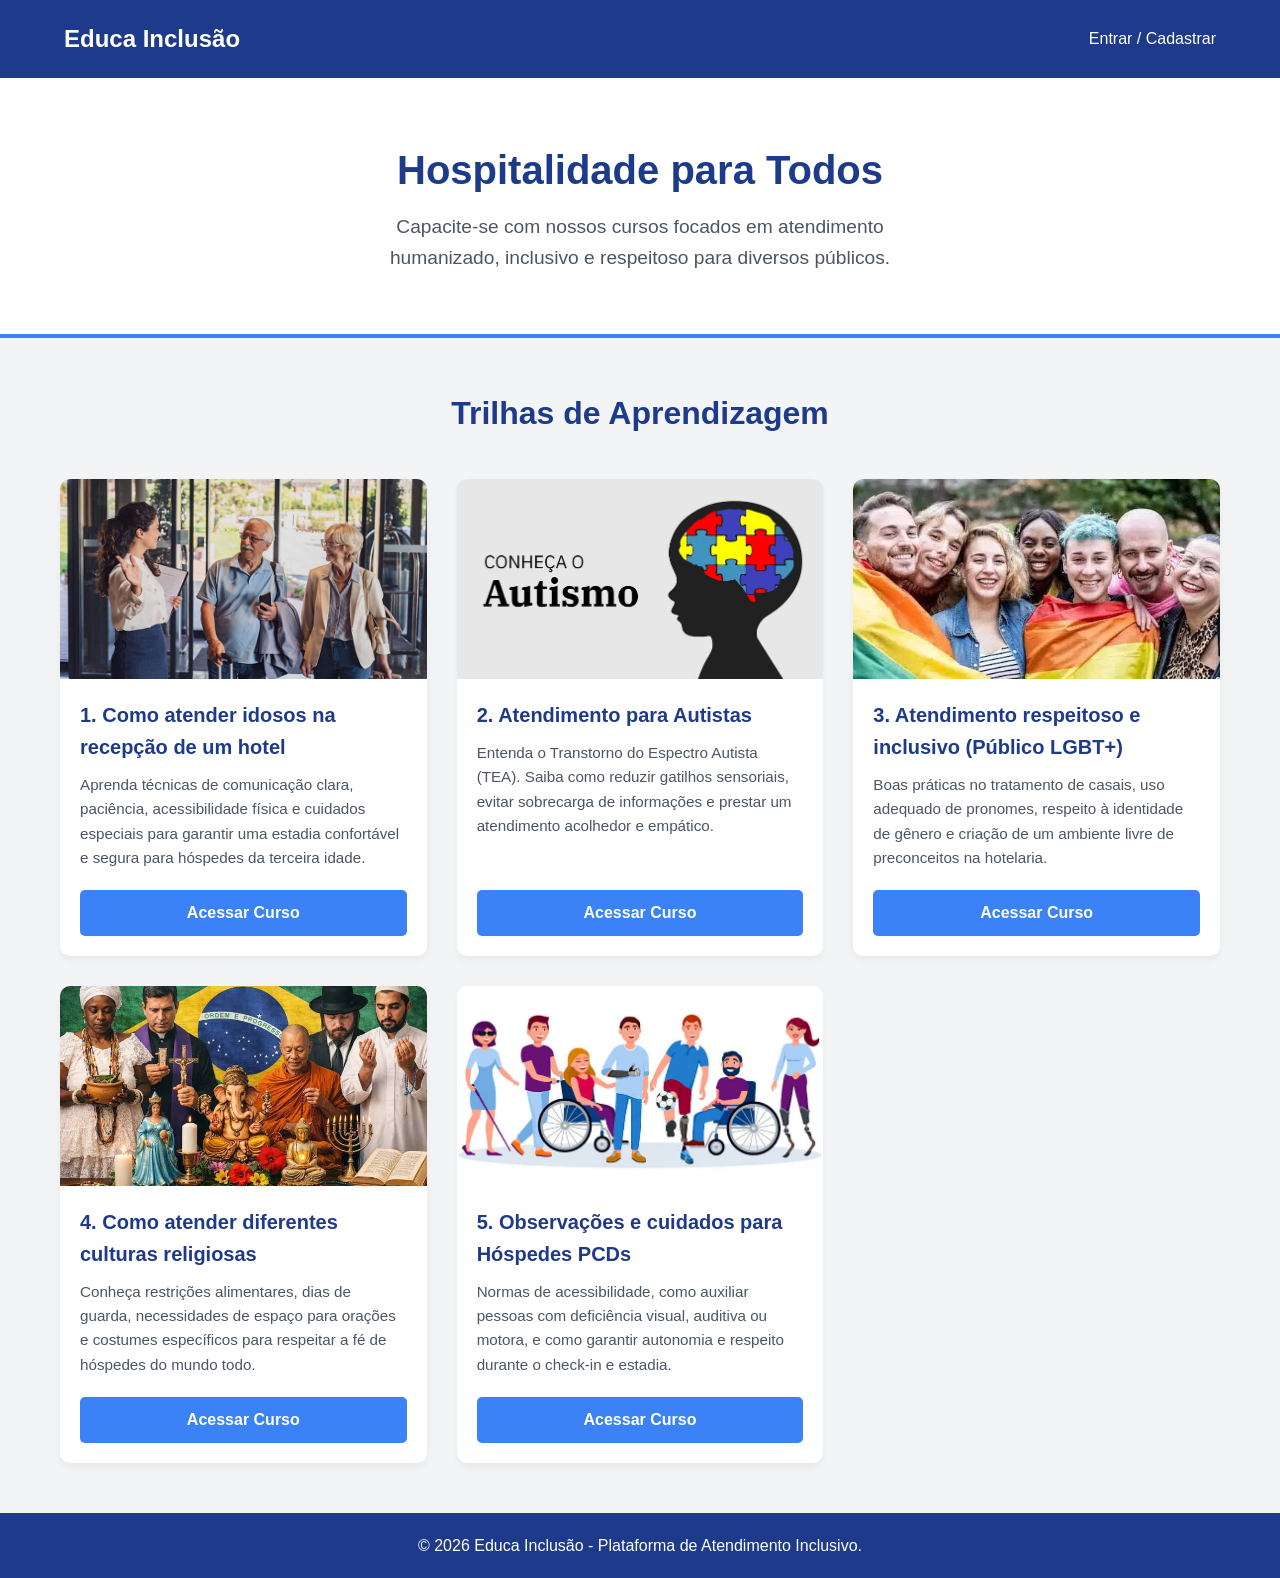
<file: index.html>
<!DOCTYPE html>
<html lang="pt-br">
<head>
    <meta charset="UTF-8">
    <meta name="viewport" content="width=device-width, initial-scale=1.0">
    <link rel="stylesheet" href="estilos/style.css">
    <title>Plataforma de curso </title>
</head>
<body>
    
    <!-- CABEÇALHO -->
    <header>
        <h1>Educa Inclusão</h1>
        <nav>
            <span style="cursor: pointer;">Entrar / Cadastrar</span>
        </nav>
    </header>

    <!-- SESSÃO DE DESTAQUE -->
    <section class="hero">
        <h2>Hospitalidade para Todos</h2>
        <p>Capacite-se com nossos cursos focados em atendimento humanizado, inclusivo e respeitoso para diversos públicos.</p>
    </section>

    <!-- ÁREA DOS CURSOS -->
    <main class="cursos-container">
        <h2 class="cursos-titulo">Trilhas de Aprendizagem</h2>
        
        <div class="grid">
            
            <!-- CURSO 1 -->
            <div class="card">
                <div class="card-img-placeholder">
                    <img src="imagens/cursos01.jpeg" alt="idosos do cursos" style="width: 100%; height: 200px; object-fit: cover;">
                </div>
                <div class="card-conteudo">
                    <h3>1. Como atender idosos na recepção de um hotel</h3>
                    <p>Aprenda técnicas de comunicação clara, paciência, acessibilidade física e cuidados especiais para garantir uma estadia confortável e segura para hóspedes da terceira idade.</p>
                    <a href="cursos01.html" class="btn">Acessar Curso</a>
                </div>
            </div>

            <!-- CURSO 2 -->
            <div class="card">
                <div class="card-img-placeholder">
                   <img src="imagens/cursos02.jpeg" alt="autista cursos" style="width: 100%; height: 200px; object-fit: cover;">
                </div>
                <div class="card-conteudo">
                    <h3>2. Atendimento para Autistas</h3>
                    <p>Entenda o Transtorno do Espectro Autista (TEA). Saiba como reduzir gatilhos sensoriais, evitar sobrecarga de informações e prestar um atendimento acolhedor e empático.</p>
                    <a href="cursos02.html" class="btn">Acessar Curso</a>
                </div>
            </div>

            <!-- CURSO 3 -->
            <div class="card">
                <div class="card-img-placeholder">
                   <img src="imagens/cursos03.jpeg" alt="LGBT do cursos" style="width: 100%; height: 200px; object-fit: cover;">
                </div>
                <div class="card-conteudo">
                    <h3>3. Atendimento respeitoso e inclusivo (Público LGBT+)</h3>
                    <p>Boas práticas no tratamento de casais, uso adequado de pronomes, respeito à identidade de gênero e criação de um ambiente livre de preconceitos na hotelaria.</p>
                    <a href="cursos03.html" class="btn">Acessar Curso</a>
                </div>
            </div>

            <!-- CURSO 4 -->
            <div class="card">
                <div class="card-img-placeholder">
                    <img src="imagens/cursos04.jpeg" alt="religiosos" style="width: 100%; height: 200px; object-fit: cover;">
                </div>
                <div class="card-conteudo">
                    <h3>4. Como atender diferentes culturas religiosas</h3>
                    <p>Conheça restrições alimentares, dias de guarda, necessidades de espaço para orações e costumes específicos para respeitar a fé de hóspedes do mundo todo.</p>
                    <a href="cursos04.html" class="btn">Acessar Curso</a>
                </div>
            </div>

            <!-- CURSO 5 -->
            <div class="card">
                <div class="card-img-placeholder">
                    <img src="imagens/cursos05.jpeg" alt="PCDs" style="width: 100%; height: 200px; object-fit: cover;">
                </div>
                <div class="card-conteudo">
                    <h3>5. Observações e cuidados para Hóspedes PCDs</h3>
                    <p>Normas de acessibilidade, como auxiliar pessoas com deficiência visual, auditiva ou motora, e como garantir autonomia e respeito durante o check-in e estadia.</p>
                    <a href="cursos05.html" class="btn">Acessar Curso</a>
                </div>
            </div>

        </div>
    </main>

    <!-- RODAPÉ -->
    <footer>
        <p>&copy; 2026 Educa Inclusão - Plataforma de Atendimento Inclusivo.</p>
    </footer>


</body>
</html>
</file>
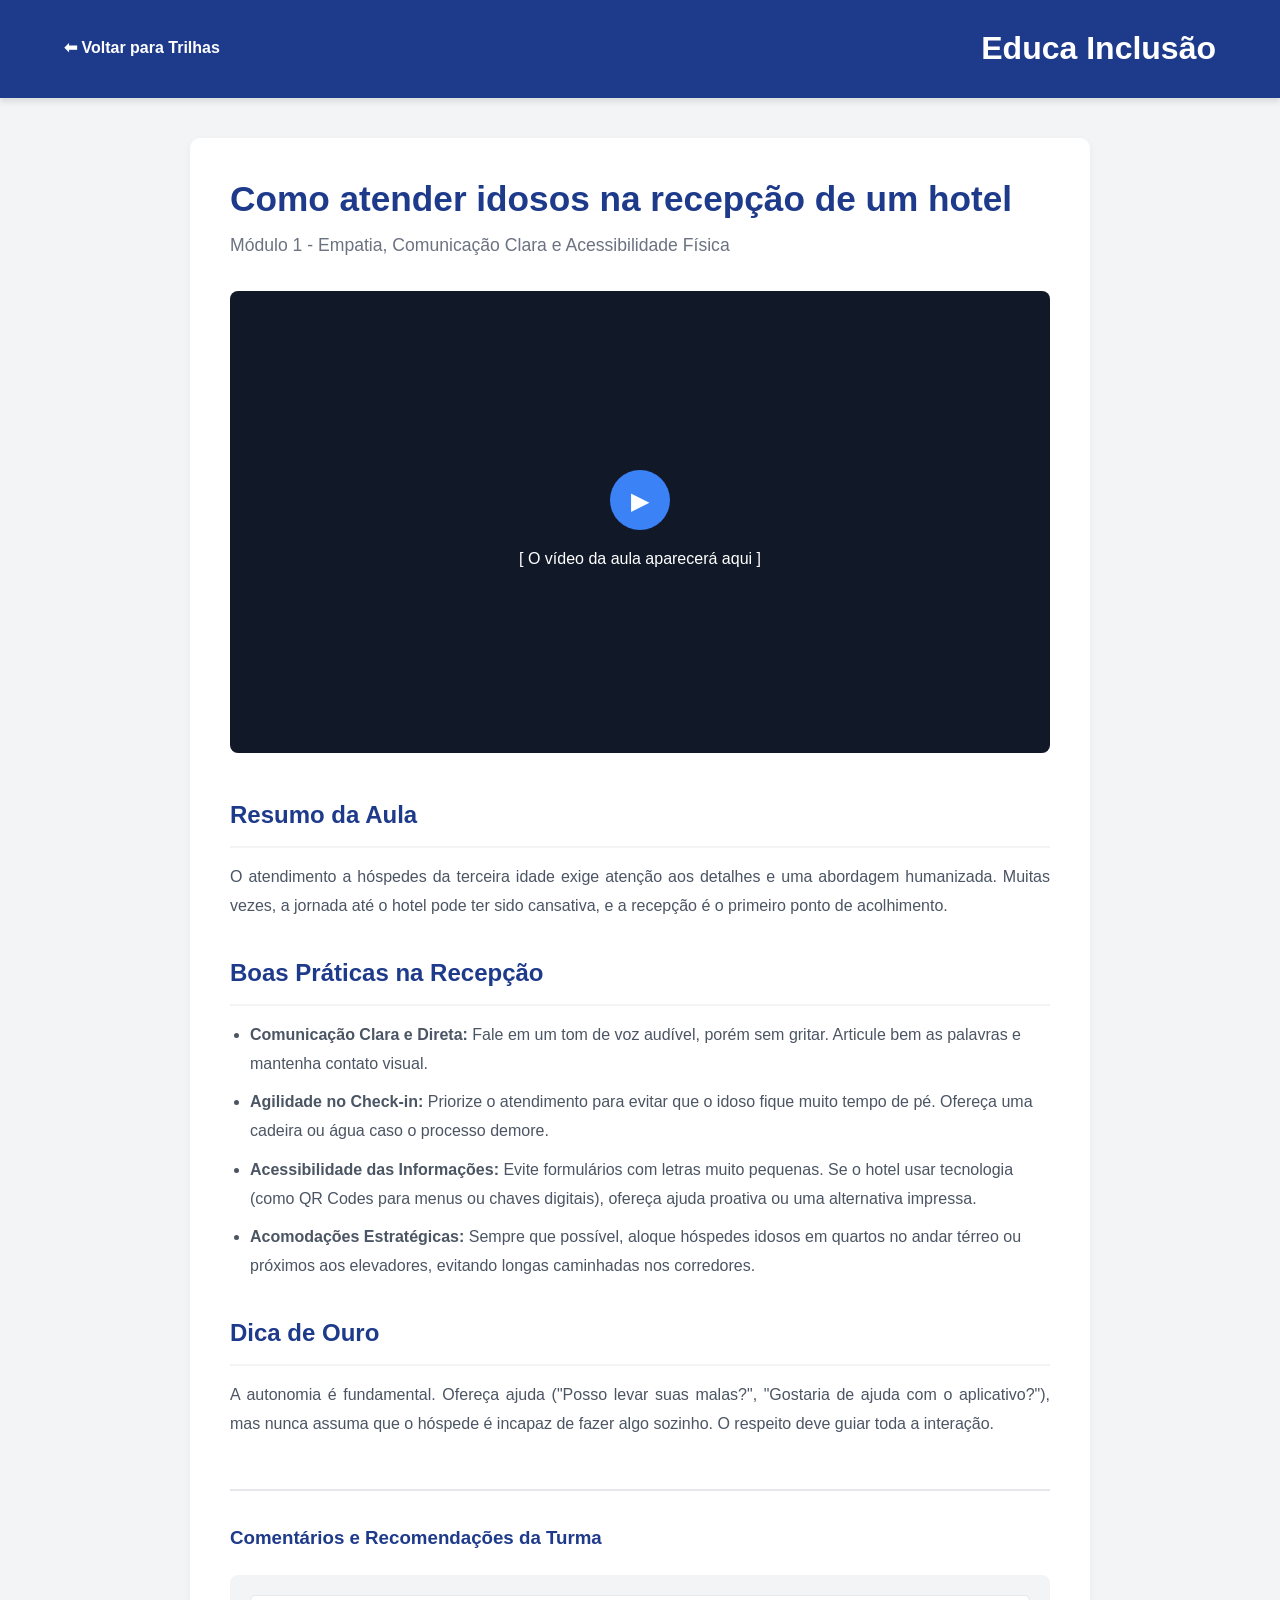
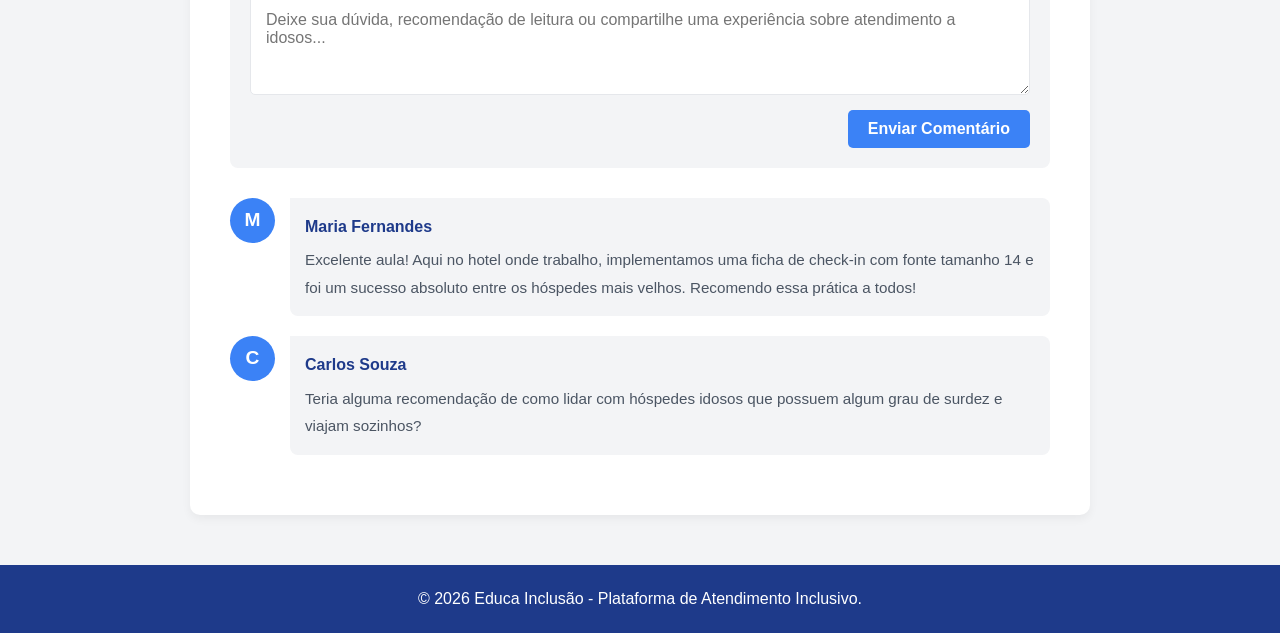
<file: cursos01.html>
<!DOCTYPE html>
<html lang="pt-BR">
<head>
    <meta charset="UTF-8">
    <meta name="viewport" content="width=device-width, initial-scale=1.0">
    <title>Curso: Atendimento a Idosos - Educa Inclusão</title>
    <style>
        /* ===== VARIÁVEIS DE CORES (As mesmas da página inicial) ===== */
        :root {
            --azul-escuro: #1E3A8A; 
            --azul-claro: #3B82F6; 
            --branco: #FFFFFF;
            --cinza-fundo: #F3F4F6; 
            --cinza-texto: #4B5563;
            --cinza-borda: #E5E7EB;
            --cinza-video: #111827; /* Cor mais escura para o fundo do vídeo */
        }

        /* ===== RESET BÁSICO ===== */
        * {
            margin: 0;
            padding: 0;
            box-sizing: border-box;
            font-family: 'Segoe UI', Tahoma, Geneva, Verdana, sans-serif;
        }

        body {
            background-color: var(--cinza-fundo);
            color: var(--cinza-texto);
            line-height: 1.8;
        }

        /* ===== CABEÇALHO ===== */
        header {
            background-color: var(--azul-escuro);
            color: var(--branco);
            padding: 20px 5%;
            display: flex;
            justify-content: space-between;
            align-items: center;
            box-shadow: 0 4px 6px rgba(0,0,0,0.1);
        }

        header .voltar {
            color: var(--branco);
            text-decoration: none;
            font-weight: bold;
            font-size: 1rem;
            display: flex;
            align-items: center;
            gap: 5px;
        }

        header .voltar:hover {
            color: var(--azul-claro);
        }

        /* ===== CONTAINER PRINCIPAL DO CURSO ===== */
        .conteudo-curso {
            max-width: 900px; /* Mais estreito para facilitar a leitura */
            margin: 40px auto;
            background-color: var(--branco);
            padding: 40px;
            border-radius: 10px;
            box-shadow: 0 4px 10px rgba(0,0,0,0.05);
        }

        /* ===== CABEÇALHO DA AULA ===== */
        .aula-header h1 {
            color: var(--azul-escuro);
            font-size: 2.2rem;
            margin-bottom: 10px;
            line-height: 1.2;
        }

        .aula-header p {
            font-size: 1.1rem;
            color: #6B7280;
            margin-bottom: 30px;
        }

        /* ===== ESPAÇO PARA A VÍDEO AULA ===== */
        .video-container {
            width: 100%;
            background-color: var(--cinza-video);
            aspect-ratio: 16 / 9; /* Mantém a proporção de vídeo padrão */
            border-radius: 8px;
            display: flex;
            flex-direction: column;
            justify-content: center;
            align-items: center;
            color: var(--branco);
            margin-bottom: 40px;
            position: relative;
        }

        /* Ícone de Play (Simulado) */
        .play-btn {
            width: 60px;
            height: 60px;
            background-color: var(--azul-claro);
            border-radius: 50%;
            display: flex;
            justify-content: center;
            align-items: center;
            font-size: 24px;
            cursor: pointer;
            transition: transform 0.2s ease;
        }

        .play-btn:hover {
            transform: scale(1.1);
        }

        /* ===== ÁREA DE TEXTO (MATERIAL DE APOIO) ===== */
        .material-leitura h2 {
            color: var(--azul-escuro);
            font-size: 1.5rem;
            margin-top: 30px;
            margin-bottom: 15px;
            border-bottom: 2px solid var(--cinza-fundo);
            padding-bottom: 10px;
        }

        .material-leitura p {
            margin-bottom: 20px;
            text-align: justify;
        }
        
        .material-leitura ul {
            margin-left: 20px;
            margin-bottom: 20px;
        }

        .material-leitura li {
            margin-bottom: 10px;
        }

        /* ===== ÁREA DE COMENTÁRIOS E RECOMENDAÇÕES ===== */
        .comentarios-section {
            margin-top: 50px;
            padding-top: 30px;
            border-top: 2px solid var(--cinza-borda);
        }

        .comentarios-section h3 {
            color: var(--azul-escuro);
            margin-bottom: 20px;
        }

        /* Formulário de Comentário */
        .caixa-comentario {
            display: flex;
            flex-direction: column;
            gap: 15px;
            margin-bottom: 30px;
            background-color: var(--cinza-fundo);
            padding: 20px;
            border-radius: 8px;
        }

        .caixa-comentario textarea {
            width: 100%;
            padding: 15px;
            border: 1px solid var(--cinza-borda);
            border-radius: 5px;
            resize: vertical;
            min-height: 100px;
            font-size: 1rem;
        }

        .btn-enviar {
            background-color: var(--azul-claro);
            color: var(--branco);
            border: none;
            padding: 10px 20px;
            font-size: 1rem;
            border-radius: 5px;
            cursor: pointer;
            align-self: flex-end; /* Alinha o botão à direita */
            font-weight: bold;
            transition: background-color 0.3s ease;
        }

        .btn-enviar:hover {
            background-color: var(--azul-escuro);
        }

        /* Lista de Comentários / Recomendações */
        .comentario-item {
            display: flex;
            gap: 15px;
            margin-bottom: 20px;
        }

        .avatar {
            width: 45px;
            height: 45px;
            background-color: var(--azul-claro);
            color: var(--branco);
            border-radius: 50%;
            display: flex;
            justify-content: center;
            align-items: center;
            font-weight: bold;
            font-size: 1.2rem;
            flex-shrink: 0;
        }

        .comentario-conteudo {
            background-color: var(--cinza-fundo);
            padding: 15px;
            border-radius: 0 8px 8px 8px;
            width: 100%;
        }

        .comentario-conteudo h4 {
            color: var(--azul-escuro);
            font-size: 1rem;
            margin-bottom: 5px;
        }

        .comentario-conteudo p {
            font-size: 0.95rem;
            margin: 0;
        }

        /* ===== RODAPÉ ===== */
        footer {
            background-color: var(--azul-escuro);
            color: var(--branco);
            text-align: center;
            padding: 20px;
            margin-top: 50px;
        }

        /* Responsividade */
        @media (max-width: 768px) {
            .conteudo-curso {
                margin: 20px;
                padding: 20px;
            }
        }
    </style>
</head>
<body>

    <!-- CABEÇALHO COM BOTÃO VOLTAR -->
    <header>
        <a href="index.html" class="voltar">⬅ Voltar para Trilhas</a>
        <h1>Educa Inclusão</h1>
    </header>

    <main class="conteudo-curso">
        
        <!-- CABEÇALHO DA AULA -->
        <section class="aula-header">
            <h1>Como atender idosos na recepção de um hotel</h1>
            <p>Módulo 1 - Empatia, Comunicação Clara e Acessibilidade Física</p>
        </section>

        <!-- VÍDEO AULA (Placeholder) -->
        <section class="video-container">
            <!-- Para colocar um vídeo do YouTube depois, troque a div "play-btn" e os textos por um <iframe> -->
            <div class="play-btn">▶</div>
            <p style="margin-top: 15px;">[ O vídeo da aula aparecerá aqui ]</p>
        </section>

        <!-- TEXTO DA AULA -->
        <section class="material-leitura">
            <h2>Resumo da Aula</h2>
            <p>O atendimento a hóspedes da terceira idade exige atenção aos detalhes e uma abordagem humanizada. Muitas vezes, a jornada até o hotel pode ter sido cansativa, e a recepção é o primeiro ponto de acolhimento.</p>
            
            <h2>Boas Práticas na Recepção</h2>
            <ul>
                <li><strong>Comunicação Clara e Direta:</strong> Fale em um tom de voz audível, porém sem gritar. Articule bem as palavras e mantenha contato visual.</li>
                <li><strong>Agilidade no Check-in:</strong> Priorize o atendimento para evitar que o idoso fique muito tempo de pé. Ofereça uma cadeira ou água caso o processo demore.</li>
                <li><strong>Acessibilidade das Informações:</strong> Evite formulários com letras muito pequenas. Se o hotel usar tecnologia (como QR Codes para menus ou chaves digitais), ofereça ajuda proativa ou uma alternativa impressa.</li>
                <li><strong>Acomodações Estratégicas:</strong> Sempre que possível, aloque hóspedes idosos em quartos no andar térreo ou próximos aos elevadores, evitando longas caminhadas nos corredores.</li>
            </ul>

            <h2>Dica de Ouro</h2>
            <p>A autonomia é fundamental. Ofereça ajuda ("Posso levar suas malas?", "Gostaria de ajuda com o aplicativo?"), mas nunca assuma que o hóspede é incapaz de fazer algo sozinho. O respeito deve guiar toda a interação.</p>
        </section>

        <!-- COMENTÁRIOS E RECOMENDAÇÕES -->
        <section class="comentarios-section">
            <h3>Comentários e Recomendações da Turma</h3>
            
            <!-- Formulário de novo comentário -->
            <div class="caixa-comentario">
                <textarea placeholder="Deixe sua dúvida, recomendação de leitura ou compartilhe uma experiência sobre atendimento a idosos..."></textarea>
                <button class="btn-enviar">Enviar Comentário</button>
            </div>

            <!-- Exemplo de Comentário 1 -->
            <div class="comentario-item">
                <div class="avatar">M</div>
                <div class="comentario-conteudo">
                    <h4>Maria Fernandes</h4>
                    <p>Excelente aula! Aqui no hotel onde trabalho, implementamos uma ficha de check-in com fonte tamanho 14 e foi um sucesso absoluto entre os hóspedes mais velhos. Recomendo essa prática a todos!</p>
                </div>
            </div>

            <!-- Exemplo de Comentário 2 -->
            <div class="comentario-item">
                <div class="avatar">C</div>
                <div class="comentario-conteudo">
                    <h4>Carlos Souza</h4>
                    <p>Teria alguma recomendação de como lidar com hóspedes idosos que possuem algum grau de surdez e viajam sozinhos?</p>
                </div>
            </div>

        </section>

    </main>

    <!-- RODAPÉ -->
    <footer>
        <p>&copy; 2026 Educa Inclusão - Plataforma de Atendimento Inclusivo.</p>
    </footer>

</body>
</html>
</file>
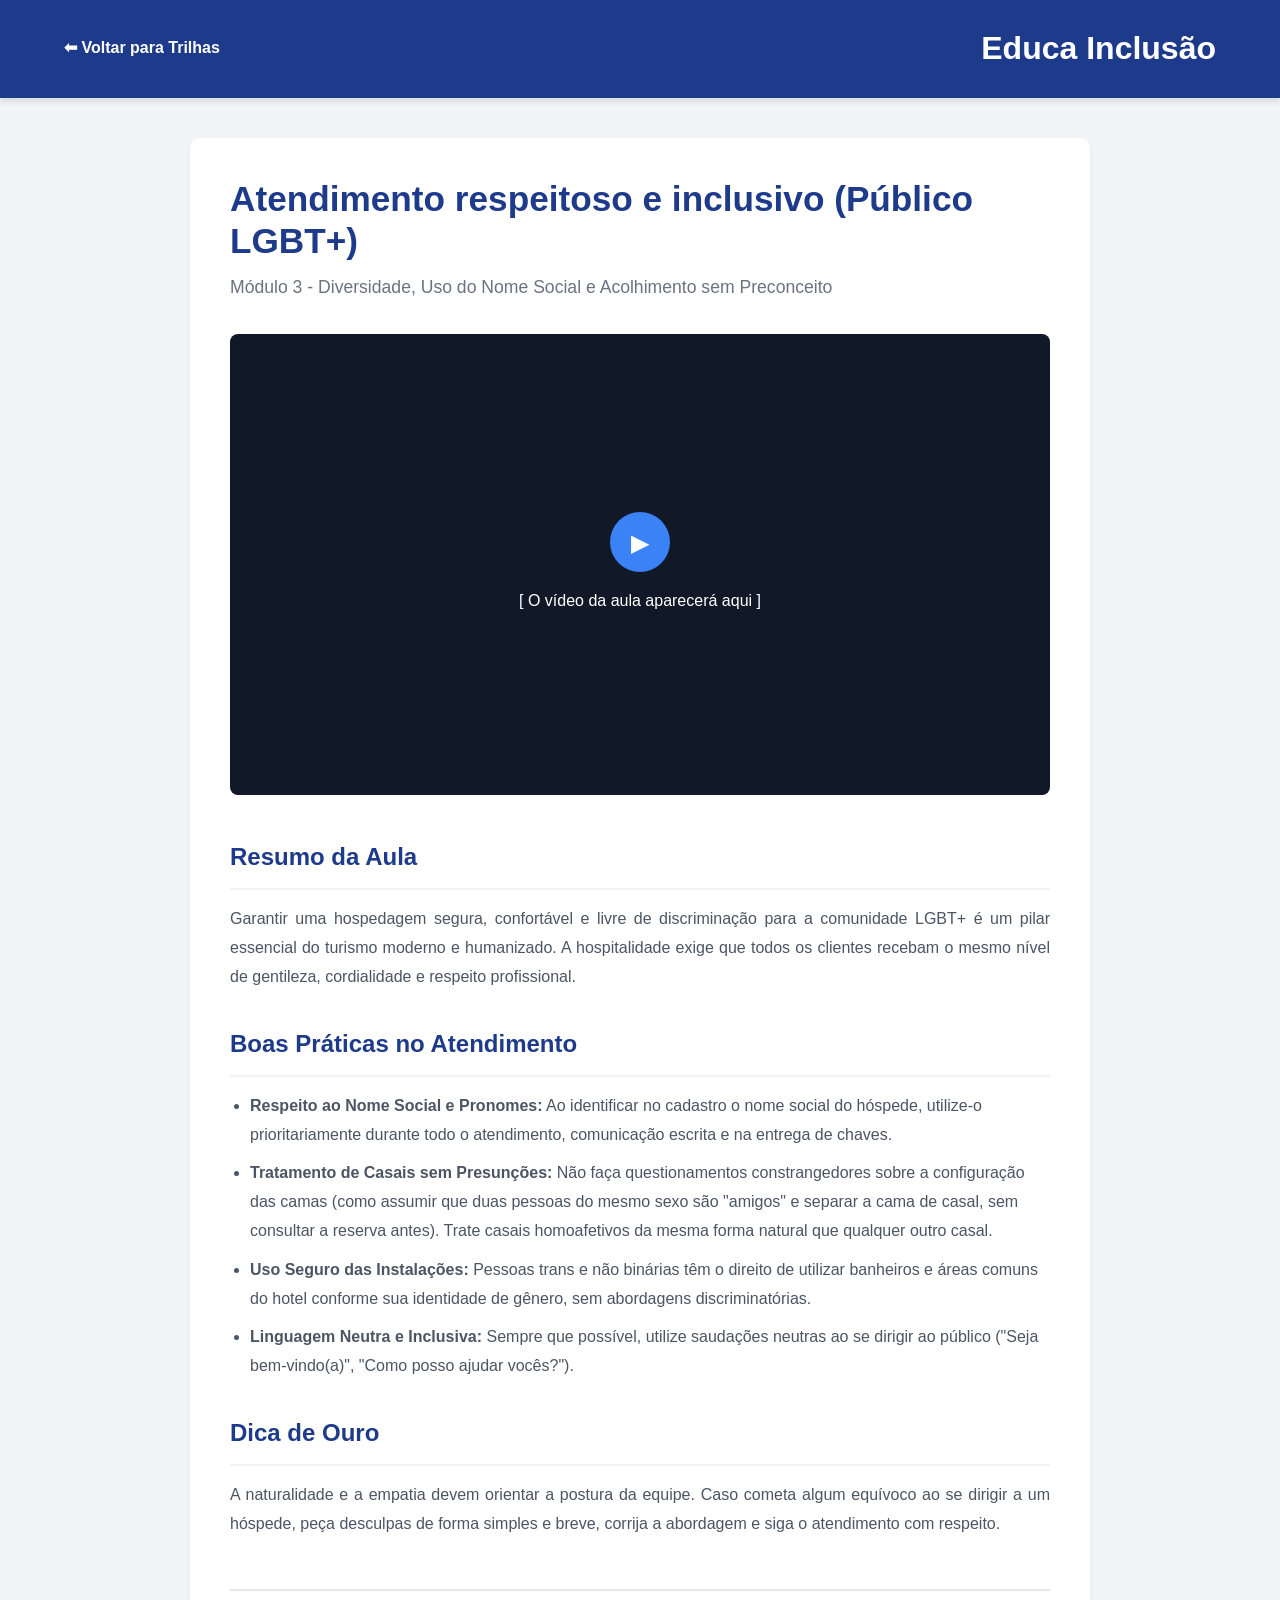
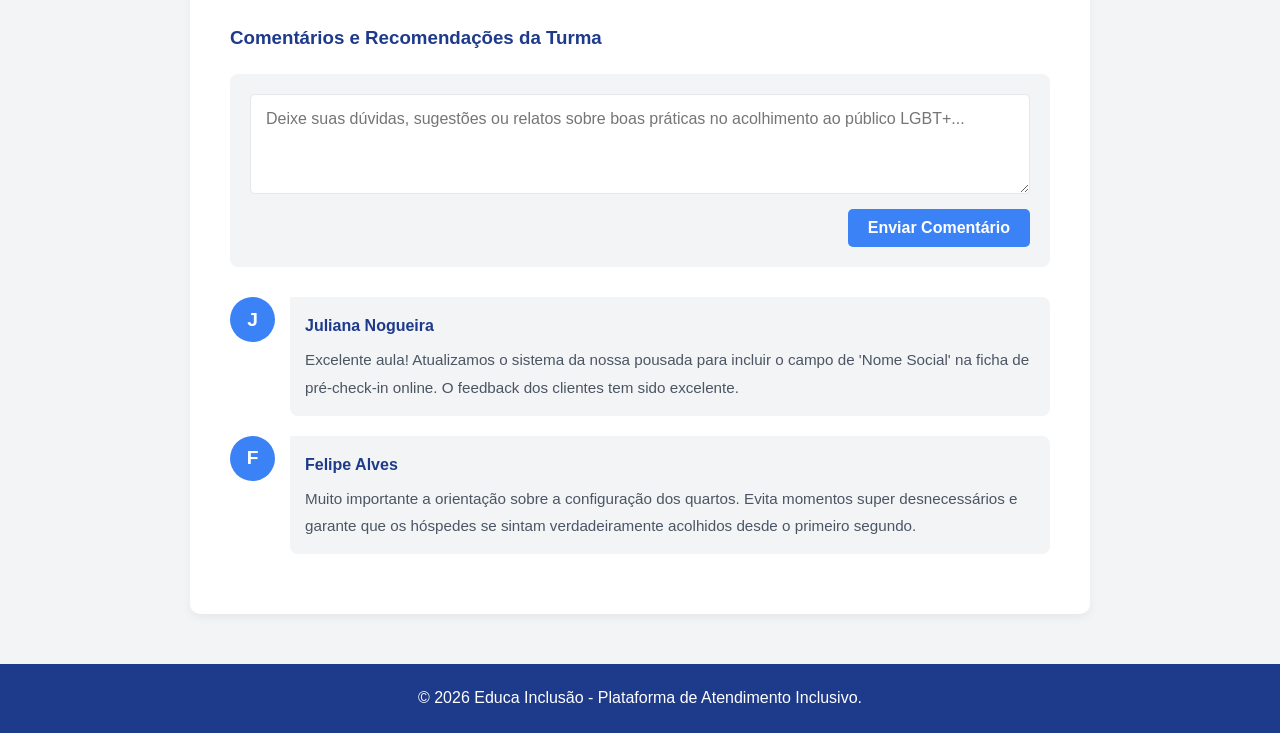
<file: cursos03.html>
<!DOCTYPE html>
<html lang="pt-BR">
<head>
    <meta charset="UTF-8">
    <meta name="viewport" content="width=device-width, initial-scale=1.0">
    <title>Curso: Atendimento Inclusivo LGBT+ - Educa Inclusão</title>
    <style>
        /* ===== VARIÁVEIS DE CORES ===== */
        :root {
            --azul-escuro: #1E3A8A; 
            --azul-claro: #3B82F6; 
            --branco: #FFFFFF;
            --cinza-fundo: #F3F4F6; 
            --cinza-texto: #4B5563;
            --cinza-borda: #E5E7EB;
            --cinza-video: #111827;
        }

        /* ===== RESET BÁSICO ===== */
        * {
            margin: 0;
            padding: 0;
            box-sizing: border-box;
            font-family: 'Segoe UI', Tahoma, Geneva, Verdana, sans-serif;
        }

        body {
            background-color: var(--cinza-fundo);
            color: var(--cinza-texto);
            line-height: 1.8;
        }

        /* ===== CABEÇALHO ===== */
        header {
            background-color: var(--azul-escuro);
            color: var(--branco);
            padding: 20px 5%;
            display: flex;
            justify-content: space-between;
            align-items: center;
            box-shadow: 0 4px 6px rgba(0,0,0,0.1);
        }

        header .voltar {
            color: var(--branco);
            text-decoration: none;
            font-weight: bold;
            font-size: 1rem;
            display: flex;
            align-items: center;
            gap: 5px;
        }

        header .voltar:hover {
            color: var(--azul-claro);
        }

        /* ===== CONTAINER PRINCIPAL DO CURSO ===== */
        .conteudo-curso {
            max-width: 900px;
            margin: 40px auto;
            background-color: var(--branco);
            padding: 40px;
            border-radius: 10px;
            box-shadow: 0 4px 10px rgba(0,0,0,0.05);
        }

        /* ===== CABEÇALHO DA AULA ===== */
        .aula-header h1 {
            color: var(--azul-escuro);
            font-size: 2.2rem;
            margin-bottom: 10px;
            line-height: 1.2;
        }

        .aula-header p {
            font-size: 1.1rem;
            color: #6B7280;
            margin-bottom: 30px;
        }

        /* ===== ESPAÇO PARA A VÍDEO AULA ===== */
        .video-container {
            width: 100%;
            background-color: var(--cinza-video);
            aspect-ratio: 16 / 9;
            border-radius: 8px;
            display: flex;
            flex-direction: column;
            justify-content: center;
            align-items: center;
            color: var(--branco);
            margin-bottom: 40px;
            position: relative;
        }

        .play-btn {
            width: 60px;
            height: 60px;
            background-color: var(--azul-claro);
            border-radius: 50%;
            display: flex;
            justify-content: center;
            align-items: center;
            font-size: 24px;
            cursor: pointer;
            transition: transform 0.2s ease;
        }

        .play-btn:hover {
            transform: scale(1.1);
        }

        /* ===== ÁREA DE TEXTO ===== */
        .material-leitura h2 {
            color: var(--azul-escuro);
            font-size: 1.5rem;
            margin-top: 30px;
            margin-bottom: 15px;
            border-bottom: 2px solid var(--cinza-fundo);
            padding-bottom: 10px;
        }

        .material-leitura p {
            margin-bottom: 20px;
            text-align: justify;
        }
        
        .material-leitura ul {
            margin-left: 20px;
            margin-bottom: 20px;
        }

        .material-leitura li {
            margin-bottom: 10px;
        }

        /* ===== ÁREA DE COMENTÁRIOS E RECOMENDAÇÕES ===== */
        .comentarios-section {
            margin-top: 50px;
            padding-top: 30px;
            border-top: 2px solid var(--cinza-borda);
        }

        .comentarios-section h3 {
            color: var(--azul-escuro);
            margin-bottom: 20px;
        }

        .caixa-comentario {
            display: flex;
            flex-direction: column;
            gap: 15px;
            margin-bottom: 30px;
            background-color: var(--cinza-fundo);
            padding: 20px;
            border-radius: 8px;
        }

        .caixa-comentario textarea {
            width: 100%;
            padding: 15px;
            border: 1px solid var(--cinza-borda);
            border-radius: 5px;
            resize: vertical;
            min-height: 100px;
            font-size: 1rem;
        }

        .btn-enviar {
            background-color: var(--azul-claro);
            color: var(--branco);
            border: none;
            padding: 10px 20px;
            font-size: 1rem;
            border-radius: 5px;
            cursor: pointer;
            align-self: flex-end;
            font-weight: bold;
            transition: background-color 0.3s ease;
        }

        .btn-enviar:hover {
            background-color: var(--azul-escuro);
        }

        .comentario-item {
            display: flex;
            gap: 15px;
            margin-bottom: 20px;
        }

        .avatar {
            width: 45px;
            height: 45px;
            background-color: var(--azul-claro);
            color: var(--branco);
            border-radius: 50%;
            display: flex;
            justify-content: center;
            align-items: center;
            font-weight: bold;
            font-size: 1.2rem;
            flex-shrink: 0;
        }

        .comentario-conteudo {
            background-color: var(--cinza-fundo);
            padding: 15px;
            border-radius: 0 8px 8px 8px;
            width: 100%;
        }

        .comentario-conteudo h4 {
            color: var(--azul-escuro);
            font-size: 1rem;
            margin-bottom: 5px;
        }

        .comentario-conteudo p {
            font-size: 0.95rem;
            margin: 0;
        }

        footer {
            background-color: var(--azul-escuro);
            color: var(--branco);
            text-align: center;
            padding: 20px;
            margin-top: 50px;
        }

        @media (max-width: 768px) {
            .conteudo-curso {
                margin: 20px;
                padding: 20px;
            }
        }
    </style>
</head>
<body>

    <header>
        <a href="index.html" class="voltar">⬅ Voltar para Trilhas</a>
        <h1>Educa Inclusão</h1>
    </header>

    <main class="conteudo-curso">
        
        <section class="aula-header">
            <h1>Atendimento respeitoso e inclusivo (Público LGBT+)</h1>
            <p>Módulo 3 - Diversidade, Uso do Nome Social e Acolhimento sem Preconceito</p>
        </section>

        <section class="video-container">
            <div class="play-btn">▶</div>
            <p style="margin-top: 15px;">[ O vídeo da aula aparecerá aqui ]</p>
        </section>

        <section class="material-leitura">
            <h2>Resumo da Aula</h2>
            <p>Garantir uma hospedagem segura, confortável e livre de discriminação para a comunidade LGBT+ é um pilar essencial do turismo moderno e humanizado. A hospitalidade exige que todos os clientes recebam o mesmo nível de gentileza, cordialidade e respeito profissional.</p>
            
            <h2>Boas Práticas no Atendimento</h2>
            <ul>
                <li><strong>Respeito ao Nome Social e Pronomes:</strong> Ao identificar no cadastro o nome social do hóspede, utilize-o prioritariamente durante todo o atendimento, comunicação escrita e na entrega de chaves.</li>
                <li><strong>Tratamento de Casais sem Presunções:</strong> Não faça questionamentos constrangedores sobre a configuração das camas (como assumir que duas pessoas do mesmo sexo são "amigos" e separar a cama de casal, sem consultar a reserva antes). Trate casais homoafetivos da mesma forma natural que qualquer outro casal.</li>
                <li><strong>Uso Seguro das Instalações:</strong> Pessoas trans e não binárias têm o direito de utilizar banheiros e áreas comuns do hotel conforme sua identidade de gênero, sem abordagens discriminatórias.</li>
                <li><strong>Linguagem Neutra e Inclusiva:</strong> Sempre que possível, utilize saudações neutras ao se dirigir ao público ("Seja bem-vindo(a)", "Como posso ajudar vocês?").</li>
            </ul>

            <h2>Dica de Ouro</h2>
            <p>A naturalidade e a empatia devem orientar a postura da equipe. Caso cometa algum equívoco ao se dirigir a um hóspede, peça desculpas de forma simples e breve, corrija a abordagem e siga o atendimento com respeito.</p>
        </section>

        <section class="comentarios-section">
            <h3>Comentários e Recomendações da Turma</h3>
            
            <div class="caixa-comentario">
                <textarea placeholder="Deixe suas dúvidas, sugestões ou relatos sobre boas práticas no acolhimento ao público LGBT+..."></textarea>
                <button class="btn-enviar">Enviar Comentário</button>
            </div>

            <div class="comentario-item">
                <div class="avatar">J</div>
                <div class="comentario-conteudo">
                    <h4>Juliana Nogueira</h4>
                    <p>Excelente aula! Atualizamos o sistema da nossa pousada para incluir o campo de 'Nome Social' na ficha de pré-check-in online. O feedback dos clientes tem sido excelente.</p>
                </div>
            </div>

            <div class="comentario-item">
                <div class="avatar">F</div>
                <div class="comentario-conteudo">
                    <h4>Felipe Alves</h4>
                    <p>Muito importante a orientação sobre a configuração dos quartos. Evita momentos super desnecessários e garante que os hóspedes se sintam verdadeiramente acolhidos desde o primeiro segundo.</p>
                </div>
            </div>

        </section>

    </main>

    <footer>
        <p>&copy; 2026 Educa Inclusão - Plataforma de Atendimento Inclusivo.</p>
    </footer>

</body>
</html>
</file>
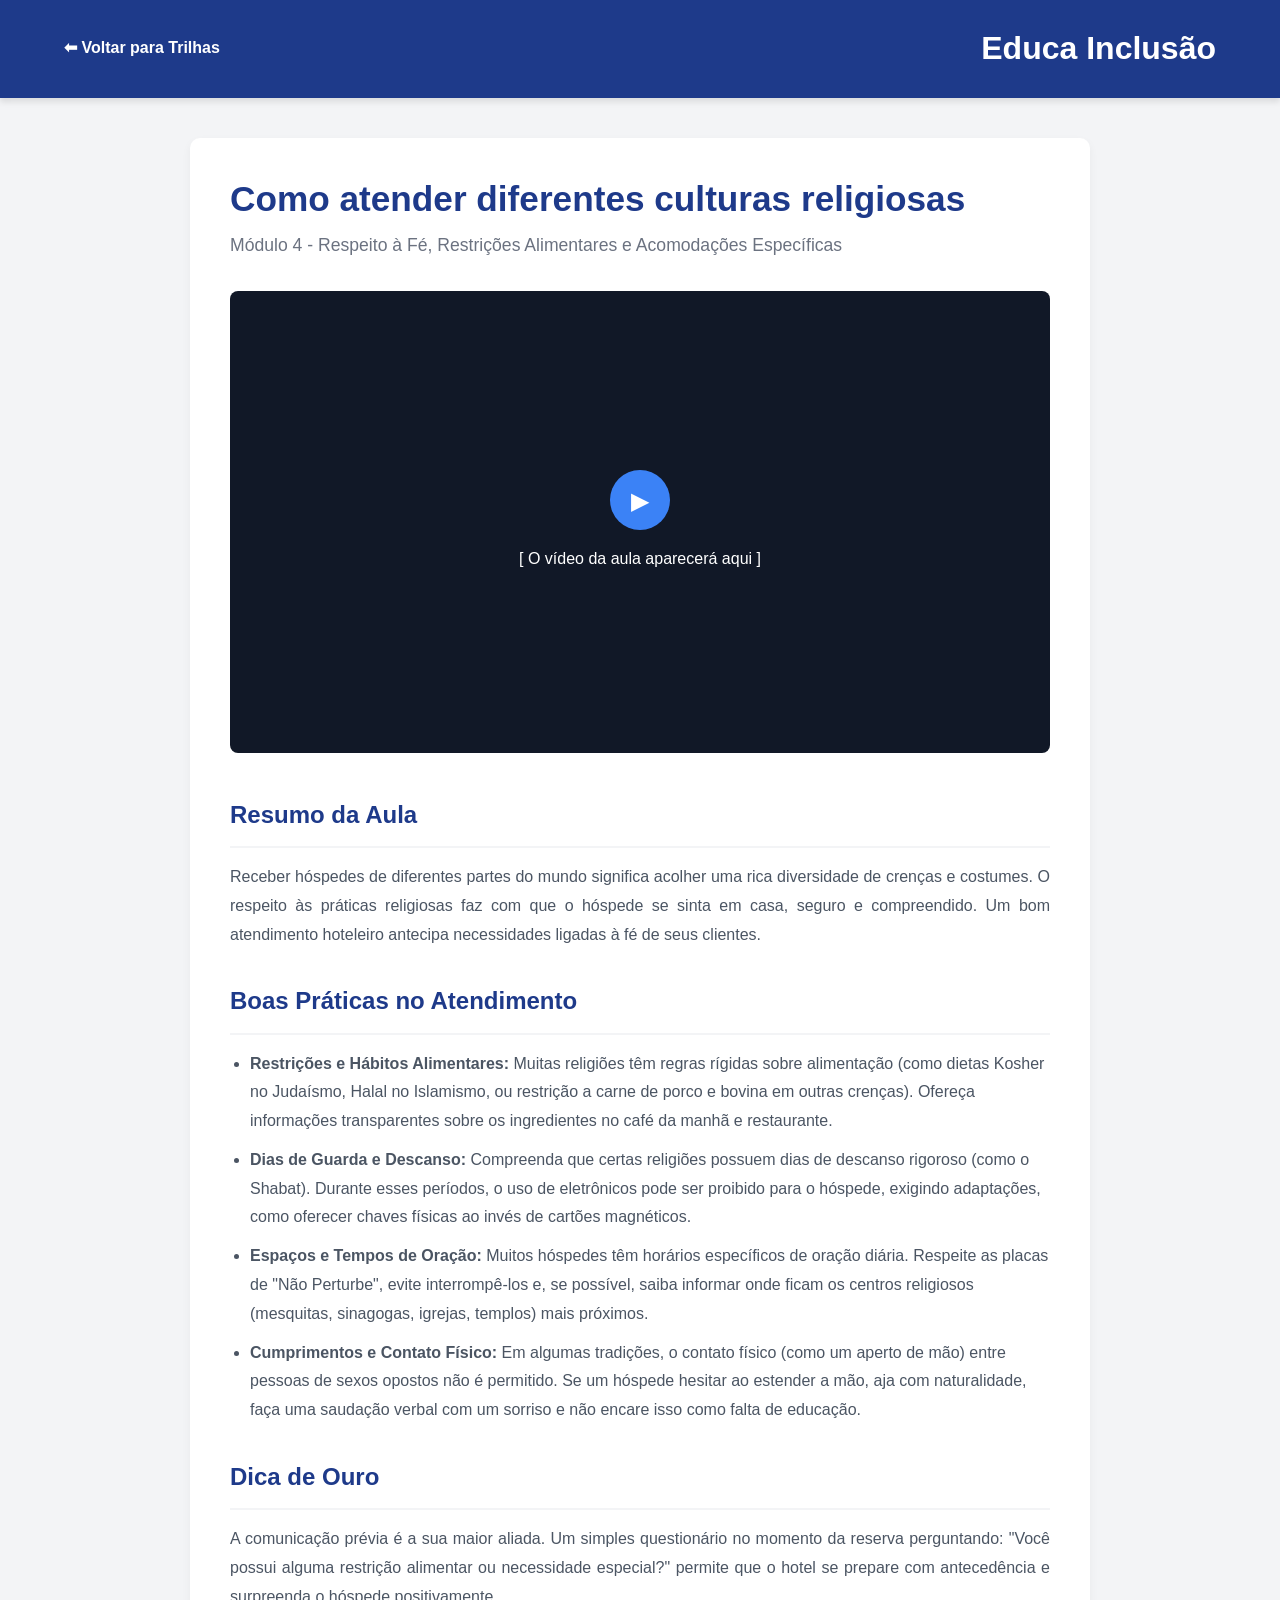
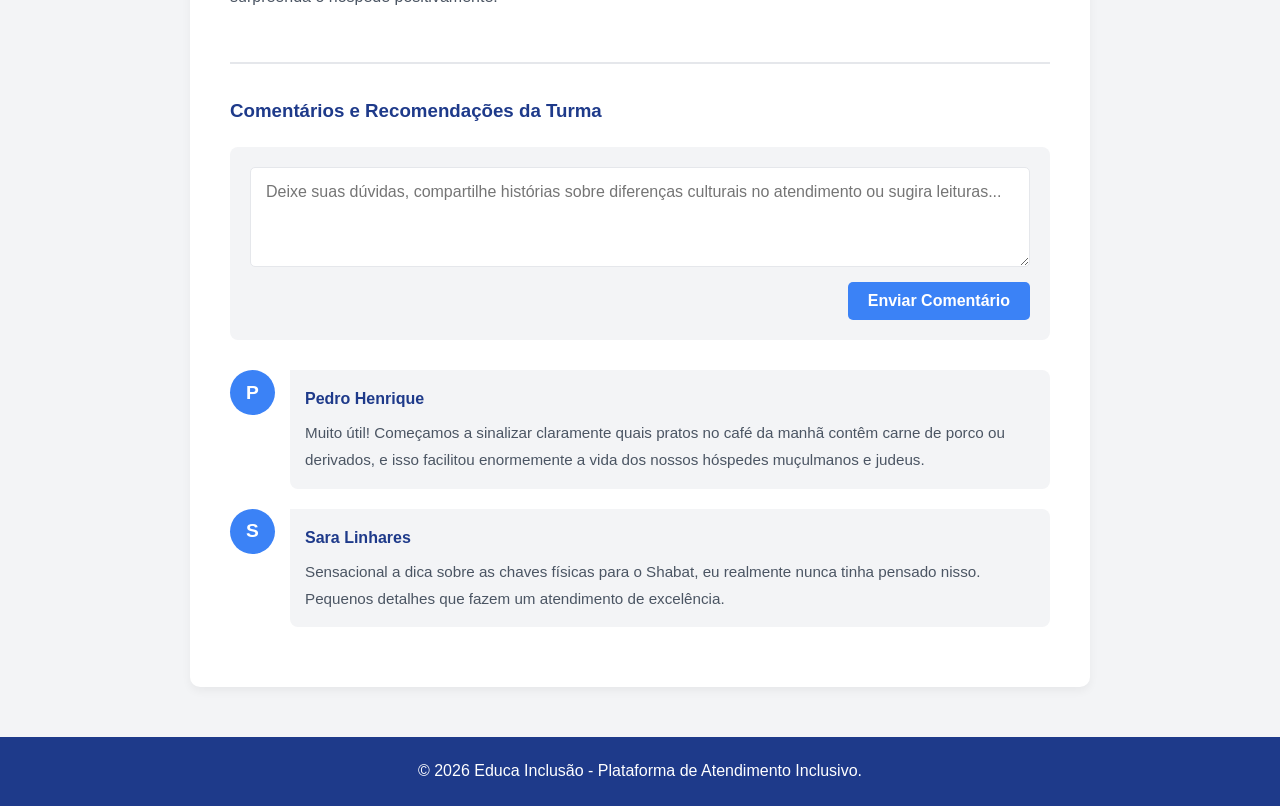
<file: cursos04.html>
<!DOCTYPE html>
<html lang="pt-BR">
<head>
    <meta charset="UTF-8">
    <meta name="viewport" content="width=device-width, initial-scale=1.0">
    <title>Curso: Culturas Religiosas - Educa Inclusão</title>
    <style>
        /* ===== VARIÁVEIS DE CORES ===== */
        :root {
            --azul-escuro: #1E3A8A; 
            --azul-claro: #3B82F6; 
            --branco: #FFFFFF;
            --cinza-fundo: #F3F4F6; 
            --cinza-texto: #4B5563;
            --cinza-borda: #E5E7EB;
            --cinza-video: #111827;
        }

        /* ===== RESET BÁSICO ===== */
        * {
            margin: 0;
            padding: 0;
            box-sizing: border-box;
            font-family: 'Segoe UI', Tahoma, Geneva, Verdana, sans-serif;
        }

        body {
            background-color: var(--cinza-fundo);
            color: var(--cinza-texto);
            line-height: 1.8;
        }

        /* ===== CABEÇALHO ===== */
        header {
            background-color: var(--azul-escuro);
            color: var(--branco);
            padding: 20px 5%;
            display: flex;
            justify-content: space-between;
            align-items: center;
            box-shadow: 0 4px 6px rgba(0,0,0,0.1);
        }

        header .voltar {
            color: var(--branco);
            text-decoration: none;
            font-weight: bold;
            font-size: 1rem;
            display: flex;
            align-items: center;
            gap: 5px;
        }

        header .voltar:hover {
            color: var(--azul-claro);
        }

        /* ===== CONTAINER PRINCIPAL DO CURSO ===== */
        .conteudo-curso {
            max-width: 900px;
            margin: 40px auto;
            background-color: var(--branco);
            padding: 40px;
            border-radius: 10px;
            box-shadow: 0 4px 10px rgba(0,0,0,0.05);
        }

        /* ===== CABEÇALHO DA AULA ===== */
        .aula-header h1 {
            color: var(--azul-escuro);
            font-size: 2.2rem;
            margin-bottom: 10px;
            line-height: 1.2;
        }

        .aula-header p {
            font-size: 1.1rem;
            color: #6B7280;
            margin-bottom: 30px;
        }

        /* ===== ESPAÇO PARA A VÍDEO AULA ===== */
        .video-container {
            width: 100%;
            background-color: var(--cinza-video);
            aspect-ratio: 16 / 9;
            border-radius: 8px;
            display: flex;
            flex-direction: column;
            justify-content: center;
            align-items: center;
            color: var(--branco);
            margin-bottom: 40px;
            position: relative;
        }

        .play-btn {
            width: 60px;
            height: 60px;
            background-color: var(--azul-claro);
            border-radius: 50%;
            display: flex;
            justify-content: center;
            align-items: center;
            font-size: 24px;
            cursor: pointer;
            transition: transform 0.2s ease;
        }

        .play-btn:hover {
            transform: scale(1.1);
        }

        /* ===== ÁREA DE TEXTO ===== */
        .material-leitura h2 {
            color: var(--azul-escuro);
            font-size: 1.5rem;
            margin-top: 30px;
            margin-bottom: 15px;
            border-bottom: 2px solid var(--cinza-fundo);
            padding-bottom: 10px;
        }

        .material-leitura p {
            margin-bottom: 20px;
            text-align: justify;
        }
        
        .material-leitura ul {
            margin-left: 20px;
            margin-bottom: 20px;
        }

        .material-leitura li {
            margin-bottom: 10px;
        }

        /* ===== ÁREA DE COMENTÁRIOS E RECOMENDAÇÕES ===== */
        .comentarios-section {
            margin-top: 50px;
            padding-top: 30px;
            border-top: 2px solid var(--cinza-borda);
        }

        .comentarios-section h3 {
            color: var(--azul-escuro);
            margin-bottom: 20px;
        }

        .caixa-comentario {
            display: flex;
            flex-direction: column;
            gap: 15px;
            margin-bottom: 30px;
            background-color: var(--cinza-fundo);
            padding: 20px;
            border-radius: 8px;
        }

        .caixa-comentario textarea {
            width: 100%;
            padding: 15px;
            border: 1px solid var(--cinza-borda);
            border-radius: 5px;
            resize: vertical;
            min-height: 100px;
            font-size: 1rem;
        }

        .btn-enviar {
            background-color: var(--azul-claro);
            color: var(--branco);
            border: none;
            padding: 10px 20px;
            font-size: 1rem;
            border-radius: 5px;
            cursor: pointer;
            align-self: flex-end;
            font-weight: bold;
            transition: background-color 0.3s ease;
        }

        .btn-enviar:hover {
            background-color: var(--azul-escuro);
        }

        .comentario-item {
            display: flex;
            gap: 15px;
            margin-bottom: 20px;
        }

        .avatar {
            width: 45px;
            height: 45px;
            background-color: var(--azul-claro);
            color: var(--branco);
            border-radius: 50%;
            display: flex;
            justify-content: center;
            align-items: center;
            font-weight: bold;
            font-size: 1.2rem;
            flex-shrink: 0;
        }

        .comentario-conteudo {
            background-color: var(--cinza-fundo);
            padding: 15px;
            border-radius: 0 8px 8px 8px;
            width: 100%;
        }

        .comentario-conteudo h4 {
            color: var(--azul-escuro);
            font-size: 1rem;
            margin-bottom: 5px;
        }

        .comentario-conteudo p {
            font-size: 0.95rem;
            margin: 0;
        }

        footer {
            background-color: var(--azul-escuro);
            color: var(--branco);
            text-align: center;
            padding: 20px;
            margin-top: 50px;
        }

        @media (max-width: 768px) {
            .conteudo-curso {
                margin: 20px;
                padding: 20px;
            }
        }
    </style>
</head>
<body>

    <header>
        <a href="index.html" class="voltar">⬅ Voltar para Trilhas</a>
        <h1>Educa Inclusão</h1>
    </header>

    <main class="conteudo-curso">
        
        <section class="aula-header">
            <h1>Como atender diferentes culturas religiosas</h1>
            <p>Módulo 4 - Respeito à Fé, Restrições Alimentares e Acomodações Específicas</p>
        </section>

        <section class="video-container">
            <div class="play-btn">▶</div>
            <p style="margin-top: 15px;">[ O vídeo da aula aparecerá aqui ]</p>
        </section>

        <section class="material-leitura">
            <h2>Resumo da Aula</h2>
            <p>Receber hóspedes de diferentes partes do mundo significa acolher uma rica diversidade de crenças e costumes. O respeito às práticas religiosas faz com que o hóspede se sinta em casa, seguro e compreendido. Um bom atendimento hoteleiro antecipa necessidades ligadas à fé de seus clientes.</p>
            
            <h2>Boas Práticas no Atendimento</h2>
            <ul>
                <li><strong>Restrições e Hábitos Alimentares:</strong> Muitas religiões têm regras rígidas sobre alimentação (como dietas Kosher no Judaísmo, Halal no Islamismo, ou restrição a carne de porco e bovina em outras crenças). Ofereça informações transparentes sobre os ingredientes no café da manhã e restaurante.</li>
                <li><strong>Dias de Guarda e Descanso:</strong> Compreenda que certas religiões possuem dias de descanso rigoroso (como o Shabat). Durante esses períodos, o uso de eletrônicos pode ser proibido para o hóspede, exigindo adaptações, como oferecer chaves físicas ao invés de cartões magnéticos.</li>
                <li><strong>Espaços e Tempos de Oração:</strong> Muitos hóspedes têm horários específicos de oração diária. Respeite as placas de "Não Perturbe", evite interrompê-los e, se possível, saiba informar onde ficam os centros religiosos (mesquitas, sinagogas, igrejas, templos) mais próximos.</li>
                <li><strong>Cumprimentos e Contato Físico:</strong> Em algumas tradições, o contato físico (como um aperto de mão) entre pessoas de sexos opostos não é permitido. Se um hóspede hesitar ao estender a mão, aja com naturalidade, faça uma saudação verbal com um sorriso e não encare isso como falta de educação.</li>
            </ul>

            <h2>Dica de Ouro</h2>
            <p>A comunicação prévia é a sua maior aliada. Um simples questionário no momento da reserva perguntando: "Você possui alguma restrição alimentar ou necessidade especial?" permite que o hotel se prepare com antecedência e surpreenda o hóspede positivamente.</p>
        </section>

        <section class="comentarios-section">
            <h3>Comentários e Recomendações da Turma</h3>
            
            <div class="caixa-comentario">
                <textarea placeholder="Deixe suas dúvidas, compartilhe histórias sobre diferenças culturais no atendimento ou sugira leituras..."></textarea>
                <button class="btn-enviar">Enviar Comentário</button>
            </div>

            <div class="comentario-item">
                <div class="avatar">P</div>
                <div class="comentario-conteudo">
                    <h4>Pedro Henrique</h4>
                    <p>Muito útil! Começamos a sinalizar claramente quais pratos no café da manhã contêm carne de porco ou derivados, e isso facilitou enormemente a vida dos nossos hóspedes muçulmanos e judeus.</p>
                </div>
            </div>

            <div class="comentario-item">
                <div class="avatar">S</div>
                <div class="comentario-conteudo">
                    <h4>Sara Linhares</h4>
                    <p>Sensacional a dica sobre as chaves físicas para o Shabat, eu realmente nunca tinha pensado nisso. Pequenos detalhes que fazem um atendimento de excelência.</p>
                </div>
            </div>

        </section>

    </main>

    <footer>
        <p>&copy; 2026 Educa Inclusão - Plataforma de Atendimento Inclusivo.</p>
    </footer>

</body>
</html>
</file>
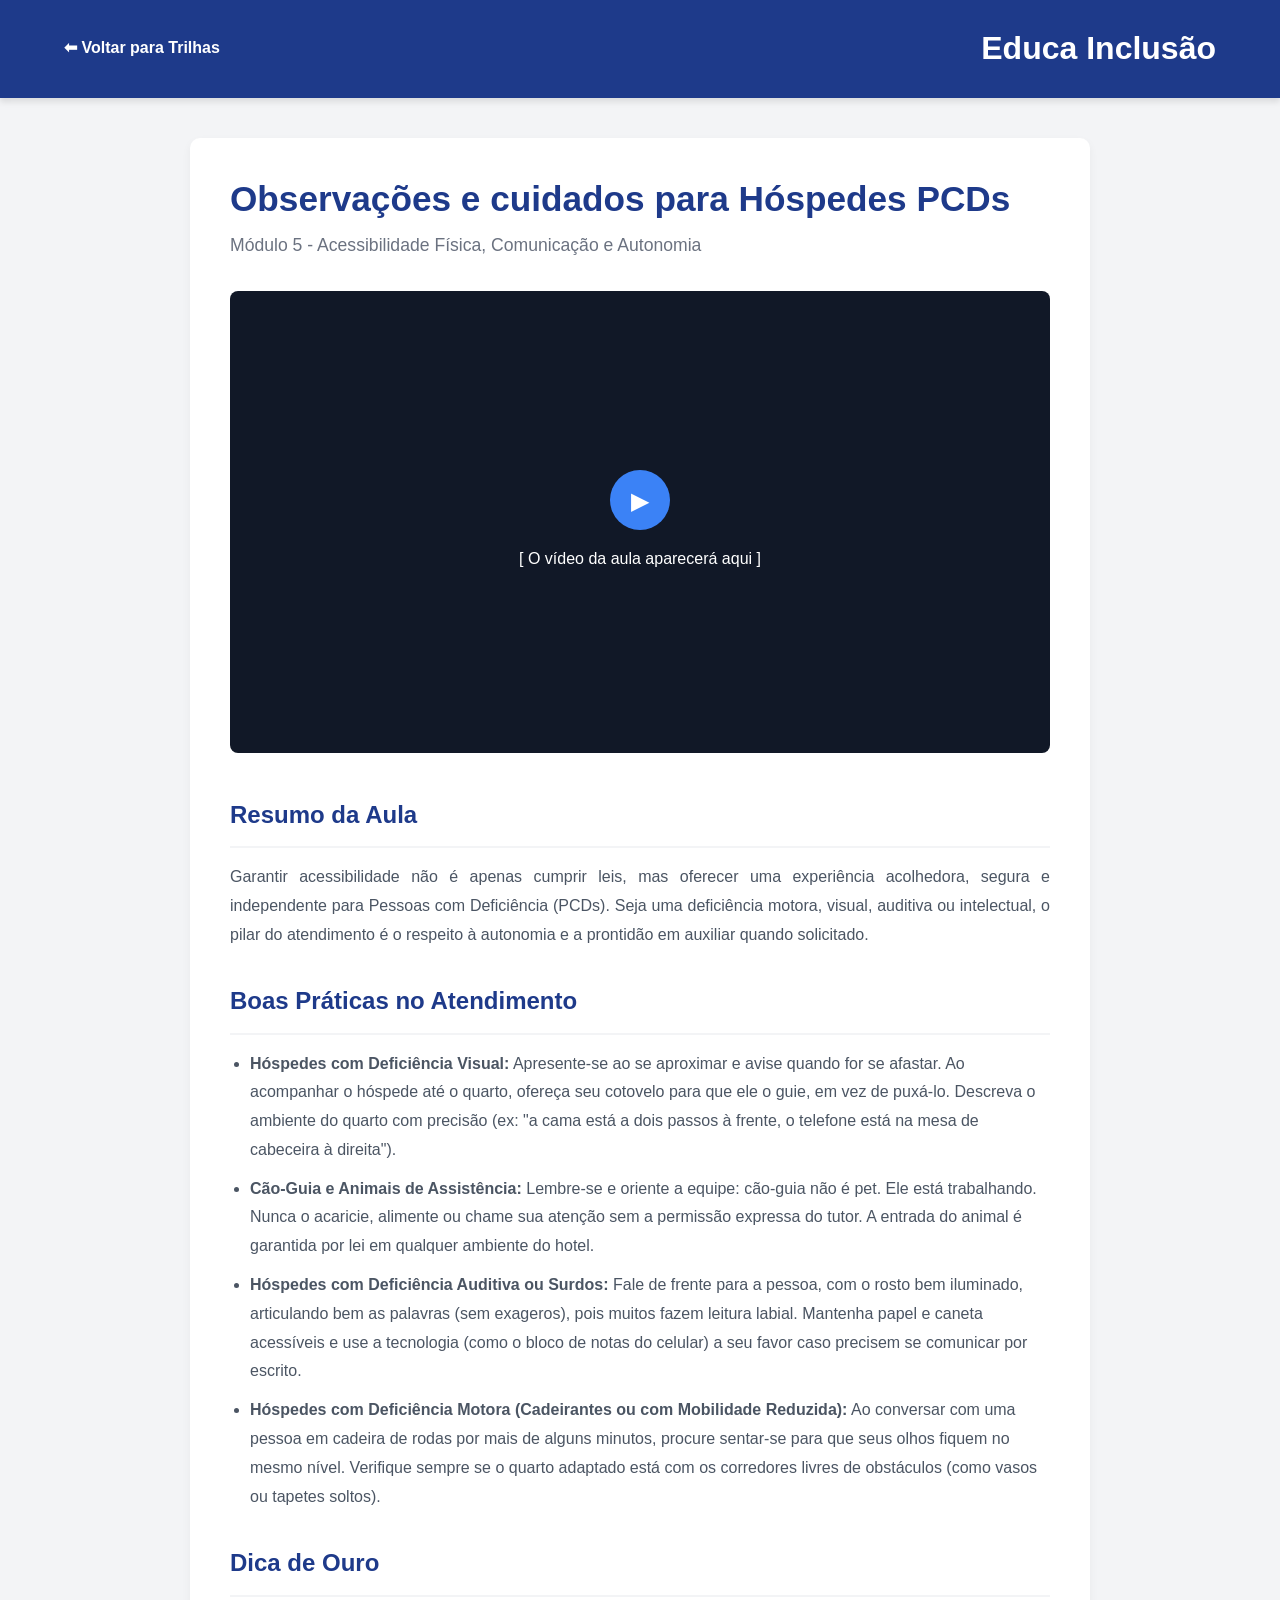
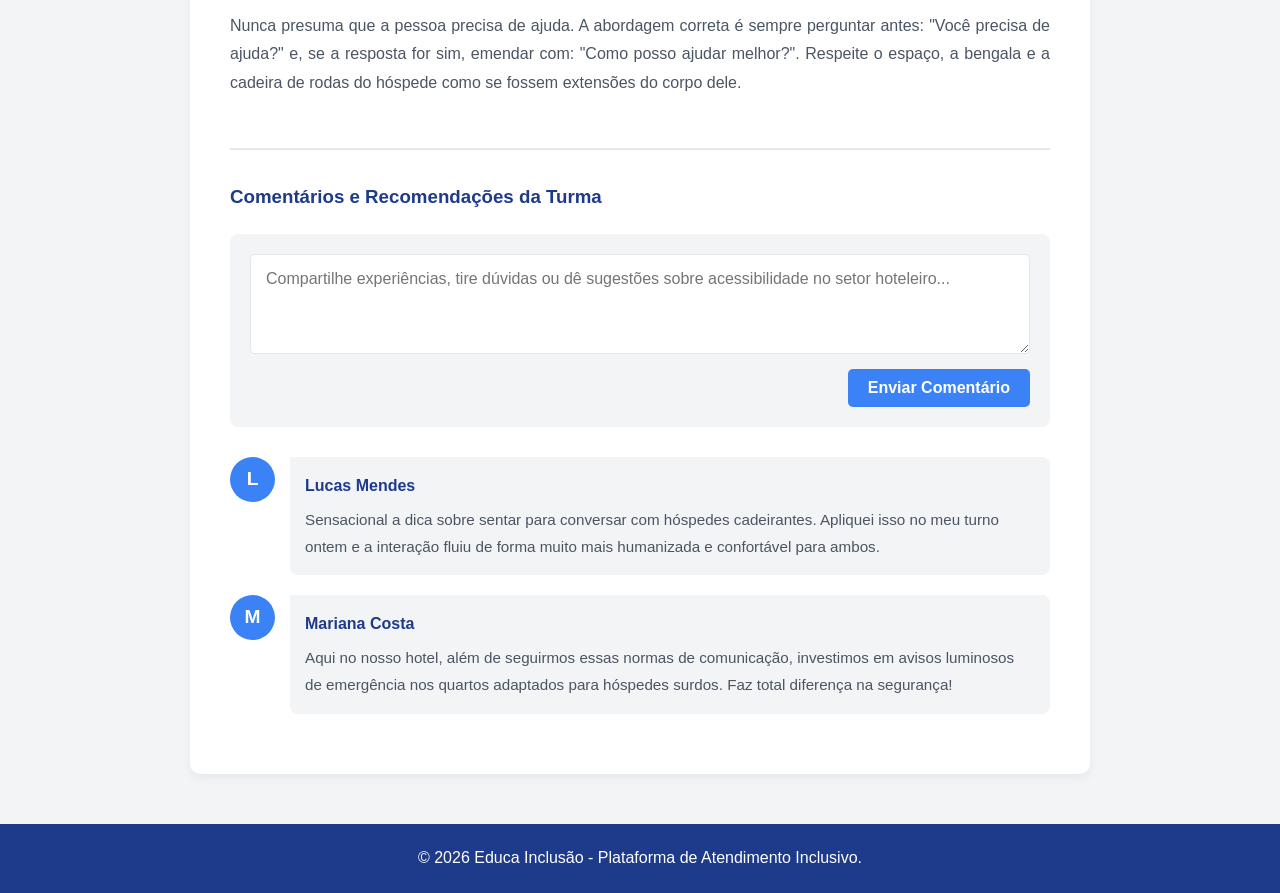
<file: cursos05.html>
<!DOCTYPE html>
<html lang="pt-BR">
<head>
    <meta charset="UTF-8">
    <meta name="viewport" content="width=device-width, initial-scale=1.0">
    <title>Curso: Cuidados para Hóspedes PCDs - Educa Inclusão</title>
    <style>
        /* ===== VARIÁVEIS DE CORES ===== */
        :root {
            --azul-escuro: #1E3A8A; 
            --azul-claro: #3B82F6; 
            --branco: #FFFFFF;
            --cinza-fundo: #F3F4F6; 
            --cinza-texto: #4B5563;
            --cinza-borda: #E5E7EB;
            --cinza-video: #111827;
        }

        /* ===== RESET BÁSICO ===== */
        * {
            margin: 0;
            padding: 0;
            box-sizing: border-box;
            font-family: 'Segoe UI', Tahoma, Geneva, Verdana, sans-serif;
        }

        body {
            background-color: var(--cinza-fundo);
            color: var(--cinza-texto);
            line-height: 1.8;
        }

        /* ===== CABEÇALHO ===== */
        header {
            background-color: var(--azul-escuro);
            color: var(--branco);
            padding: 20px 5%;
            display: flex;
            justify-content: space-between;
            align-items: center;
            box-shadow: 0 4px 6px rgba(0,0,0,0.1);
        }

        header .voltar {
            color: var(--branco);
            text-decoration: none;
            font-weight: bold;
            font-size: 1rem;
            display: flex;
            align-items: center;
            gap: 5px;
        }

        header .voltar:hover {
            color: var(--azul-claro);
        }

        /* ===== CONTAINER PRINCIPAL DO CURSO ===== */
        .conteudo-curso {
            max-width: 900px;
            margin: 40px auto;
            background-color: var(--branco);
            padding: 40px;
            border-radius: 10px;
            box-shadow: 0 4px 10px rgba(0,0,0,0.05);
        }

        /* ===== CABEÇALHO DA AULA ===== */
        .aula-header h1 {
            color: var(--azul-escuro);
            font-size: 2.2rem;
            margin-bottom: 10px;
            line-height: 1.2;
        }

        .aula-header p {
            font-size: 1.1rem;
            color: #6B7280;
            margin-bottom: 30px;
        }

        /* ===== ESPAÇO PARA A VÍDEO AULA ===== */
        .video-container {
            width: 100%;
            background-color: var(--cinza-video);
            aspect-ratio: 16 / 9;
            border-radius: 8px;
            display: flex;
            flex-direction: column;
            justify-content: center;
            align-items: center;
            color: var(--branco);
            margin-bottom: 40px;
            position: relative;
        }

        .play-btn {
            width: 60px;
            height: 60px;
            background-color: var(--azul-claro);
            border-radius: 50%;
            display: flex;
            justify-content: center;
            align-items: center;
            font-size: 24px;
            cursor: pointer;
            transition: transform 0.2s ease;
        }

        .play-btn:hover {
            transform: scale(1.1);
        }

        /* ===== ÁREA DE TEXTO ===== */
        .material-leitura h2 {
            color: var(--azul-escuro);
            font-size: 1.5rem;
            margin-top: 30px;
            margin-bottom: 15px;
            border-bottom: 2px solid var(--cinza-fundo);
            padding-bottom: 10px;
        }

        .material-leitura p {
            margin-bottom: 20px;
            text-align: justify;
        }
        
        .material-leitura ul {
            margin-left: 20px;
            margin-bottom: 20px;
        }

        .material-leitura li {
            margin-bottom: 10px;
        }

        /* ===== ÁREA DE COMENTÁRIOS E RECOMENDAÇÕES ===== */
        .comentarios-section {
            margin-top: 50px;
            padding-top: 30px;
            border-top: 2px solid var(--cinza-borda);
        }

        .comentarios-section h3 {
            color: var(--azul-escuro);
            margin-bottom: 20px;
        }

        .caixa-comentario {
            display: flex;
            flex-direction: column;
            gap: 15px;
            margin-bottom: 30px;
            background-color: var(--cinza-fundo);
            padding: 20px;
            border-radius: 8px;
        }

        .caixa-comentario textarea {
            width: 100%;
            padding: 15px;
            border: 1px solid var(--cinza-borda);
            border-radius: 5px;
            resize: vertical;
            min-height: 100px;
            font-size: 1rem;
        }

        .btn-enviar {
            background-color: var(--azul-claro);
            color: var(--branco);
            border: none;
            padding: 10px 20px;
            font-size: 1rem;
            border-radius: 5px;
            cursor: pointer;
            align-self: flex-end;
            font-weight: bold;
            transition: background-color 0.3s ease;
        }

        .btn-enviar:hover {
            background-color: var(--azul-escuro);
        }

        .comentario-item {
            display: flex;
            gap: 15px;
            margin-bottom: 20px;
        }

        .avatar {
            width: 45px;
            height: 45px;
            background-color: var(--azul-claro);
            color: var(--branco);
            border-radius: 50%;
            display: flex;
            justify-content: center;
            align-items: center;
            font-weight: bold;
            font-size: 1.2rem;
            flex-shrink: 0;
        }

        .comentario-conteudo {
            background-color: var(--cinza-fundo);
            padding: 15px;
            border-radius: 0 8px 8px 8px;
            width: 100%;
        }

        .comentario-conteudo h4 {
            color: var(--azul-escuro);
            font-size: 1rem;
            margin-bottom: 5px;
        }

        .comentario-conteudo p {
            font-size: 0.95rem;
            margin: 0;
        }

        footer {
            background-color: var(--azul-escuro);
            color: var(--branco);
            text-align: center;
            padding: 20px;
            margin-top: 50px;
        }

        @media (max-width: 768px) {
            .conteudo-curso {
                margin: 20px;
                padding: 20px;
            }
        }
    </style>
</head>
<body>

    <header>
        <a href="index.html" class="voltar">⬅ Voltar para Trilhas</a>
        <h1>Educa Inclusão</h1>
    </header>

    <main class="conteudo-curso">
        
        <section class="aula-header">
            <h1>Observações e cuidados para Hóspedes PCDs</h1>
            <p>Módulo 5 - Acessibilidade Física, Comunicação e Autonomia</p>
        </section>

        <section class="video-container">
            <div class="play-btn">▶</div>
            <p style="margin-top: 15px;">[ O vídeo da aula aparecerá aqui ]</p>
        </section>

        <section class="material-leitura">
            <h2>Resumo da Aula</h2>
            <p>Garantir acessibilidade não é apenas cumprir leis, mas oferecer uma experiência acolhedora, segura e independente para Pessoas com Deficiência (PCDs). Seja uma deficiência motora, visual, auditiva ou intelectual, o pilar do atendimento é o respeito à autonomia e a prontidão em auxiliar quando solicitado.</p>
            
            <h2>Boas Práticas no Atendimento</h2>
            <ul>
                <li><strong>Hóspedes com Deficiência Visual:</strong> Apresente-se ao se aproximar e avise quando for se afastar. Ao acompanhar o hóspede até o quarto, ofereça seu cotovelo para que ele o guie, em vez de puxá-lo. Descreva o ambiente do quarto com precisão (ex: "a cama está a dois passos à frente, o telefone está na mesa de cabeceira à direita").</li>
                <li><strong>Cão-Guia e Animais de Assistência:</strong> Lembre-se e oriente a equipe: cão-guia não é pet. Ele está trabalhando. Nunca o acaricie, alimente ou chame sua atenção sem a permissão expressa do tutor. A entrada do animal é garantida por lei em qualquer ambiente do hotel.</li>
                <li><strong>Hóspedes com Deficiência Auditiva ou Surdos:</strong> Fale de frente para a pessoa, com o rosto bem iluminado, articulando bem as palavras (sem exageros), pois muitos fazem leitura labial. Mantenha papel e caneta acessíveis e use a tecnologia (como o bloco de notas do celular) a seu favor caso precisem se comunicar por escrito.</li>
                <li><strong>Hóspedes com Deficiência Motora (Cadeirantes ou com Mobilidade Reduzida):</strong> Ao conversar com uma pessoa em cadeira de rodas por mais de alguns minutos, procure sentar-se para que seus olhos fiquem no mesmo nível. Verifique sempre se o quarto adaptado está com os corredores livres de obstáculos (como vasos ou tapetes soltos).</li>
            </ul>

            <h2>Dica de Ouro</h2>
            <p>Nunca presuma que a pessoa precisa de ajuda. A abordagem correta é sempre perguntar antes: "Você precisa de ajuda?" e, se a resposta for sim, emendar com: "Como posso ajudar melhor?". Respeite o espaço, a bengala e a cadeira de rodas do hóspede como se fossem extensões do corpo dele.</p>
        </section>

        <section class="comentarios-section">
            <h3>Comentários e Recomendações da Turma</h3>
            
            <div class="caixa-comentario">
                <textarea placeholder="Compartilhe experiências, tire dúvidas ou dê sugestões sobre acessibilidade no setor hoteleiro..."></textarea>
                <button class="btn-enviar">Enviar Comentário</button>
            </div>

            <div class="comentario-item">
                <div class="avatar">L</div>
                <div class="comentario-conteudo">
                    <h4>Lucas Mendes</h4>
                    <p>Sensacional a dica sobre sentar para conversar com hóspedes cadeirantes. Apliquei isso no meu turno ontem e a interação fluiu de forma muito mais humanizada e confortável para ambos.</p>
                </div>
            </div>

            <div class="comentario-item">
                <div class="avatar">M</div>
                <div class="comentario-conteudo">
                    <h4>Mariana Costa</h4>
                    <p>Aqui no nosso hotel, além de seguirmos essas normas de comunicação, investimos em avisos luminosos de emergência nos quartos adaptados para hóspedes surdos. Faz total diferença na segurança!</p>
                </div>
            </div>

        </section>

    </main>

    <footer>
        <p>&copy; 2026 Educa Inclusão - Plataforma de Atendimento Inclusivo.</p>
    </footer>

</body>
</html>
</file>
<file: estilos/style.css>
@charset "UTF-8";

/* ===== VARIÁVEIS DE CORES ===== */
        :root {
            --azul-escuro: #1E3A8A; /* Header e Títulos */
            --azul-claro: #3B82F6; /* Botões e Destaques */
            --branco: #FFFFFF;
            --cinza-fundo: #F3F4F6; /* Fundo do site */
            --cinza-texto: #4B5563;
            --cinza-imagem: #D1D5DB; /* Placeholder de imagens */
        }

        /* ===== RESET BÁSICO ===== */
        * {
            margin: 0;
            padding: 0;
            box-sizing: border-box;
            font-family: 'Segoe UI', Tahoma, Geneva, Verdana, sans-serif;
        }

        body {
            background-color: var(--cinza-fundo);
            color: var(--cinza-texto);
            line-height: 1.6;
        }

        /* ===== CABEÇALHO ===== */
        header {
            background-color: var(--azul-escuro);
            color: var(--branco);
            padding: 20px 5%;
            display: flex;
            justify-content: space-between;
            align-items: center;
            box-shadow: 0 4px 6px rgba(0,0,0,0.1);
        }

        header h1 {
            font-size: 1.5rem;
        }

        /* ===== SESSÃO DE BOAS-VINDAS (HERO) ===== */
        .hero {
            background-color: var(--branco);
            text-align: center;
            padding: 60px 20px;
            border-bottom: 4px solid var(--azul-claro);
        }

        .hero h2 {
            color: var(--azul-escuro);
            font-size: 2.5rem;
            margin-bottom: 10px;
        }

        .hero p {
            font-size: 1.2rem;
            max-width: 600px;
            margin: 0 auto;
        }

        /* ===== GRID DE CURSOS ===== */
        .cursos-container {
            max-width: 1200px;
            margin: 50px auto;
            padding: 0 20px;
        }

        .cursos-titulo {
            text-align: center;
            color: var(--azul-escuro);
            margin-bottom: 40px;
            font-size: 2rem;
        }

        .grid {
            display: grid;
            /* Cria colunas responsivas: no mínimo 300px, se houver espaço, preenche */
            grid-template-columns: repeat(auto-fit, minmax(300px, 1fr));
            gap: 30px;
            /* Centraliza a última linha caso sobre um card sozinho */
            justify-content: center; 
        }

        /* ===== CARTÃO DO CURSO ===== */
        .card {
            background-color: var(--branco);
            border-radius: 10px;
            overflow: hidden;
            box-shadow: 0 4px 8px rgba(0,0,0,0.05);
            transition: transform 0.3s ease, box-shadow 0.3s ease;
            display: flex;
            flex-direction: column;
        }

        .card:hover {
            transform: translateY(-5px);
            box-shadow: 0 10px 15px rgba(0,0,0,0.1);
        }

        /* Espaço para Imagem */
        .card-img-placeholder {
            width: 100%;
            height: 200px;
            background-color: var(--cinza-imagem);
            display: flex;
            justify-content: center;
            align-items: center;
            color: #6B7280;
            font-style: italic;
            /* Para quando você adicionar a imagem real: */
            /* background-image: url('caminho-da-imagem.jpg'); */
            /* background-size: cover; */
            /* background-position: center; */
        }

        .card-conteudo {
            padding: 20px;
            display: flex;
            flex-direction: column;
            flex-grow: 1; /* Faz o botão ficar sempre embaixo */
        }

        .card-conteudo h3 {
            color: var(--azul-escuro);
            font-size: 1.25rem;
            margin-bottom: 10px;
        }

        .card-conteudo p {
            font-size: 0.95rem;
            margin-bottom: 20px;
            flex-grow: 1;
        }

        .btn {
            background-color: var(--azul-claro);
            color: var(--branco);
            text-decoration: none;
            padding: 10px 15px;
            border-radius: 5px;
            text-align: center;
            font-weight: bold;
            transition: background-color 0.3s ease;
            border: none;
            cursor: pointer;
        }

        .btn:hover {
            background-color: var(--azul-escuro);
        }

        /* ===== RODAPÉ ===== */
        footer {
            background-color: var(--azul-escuro);
            color: var(--branco);
            text-align: center;
            padding: 20px;
            margin-top: 50px;
        }
</file>
